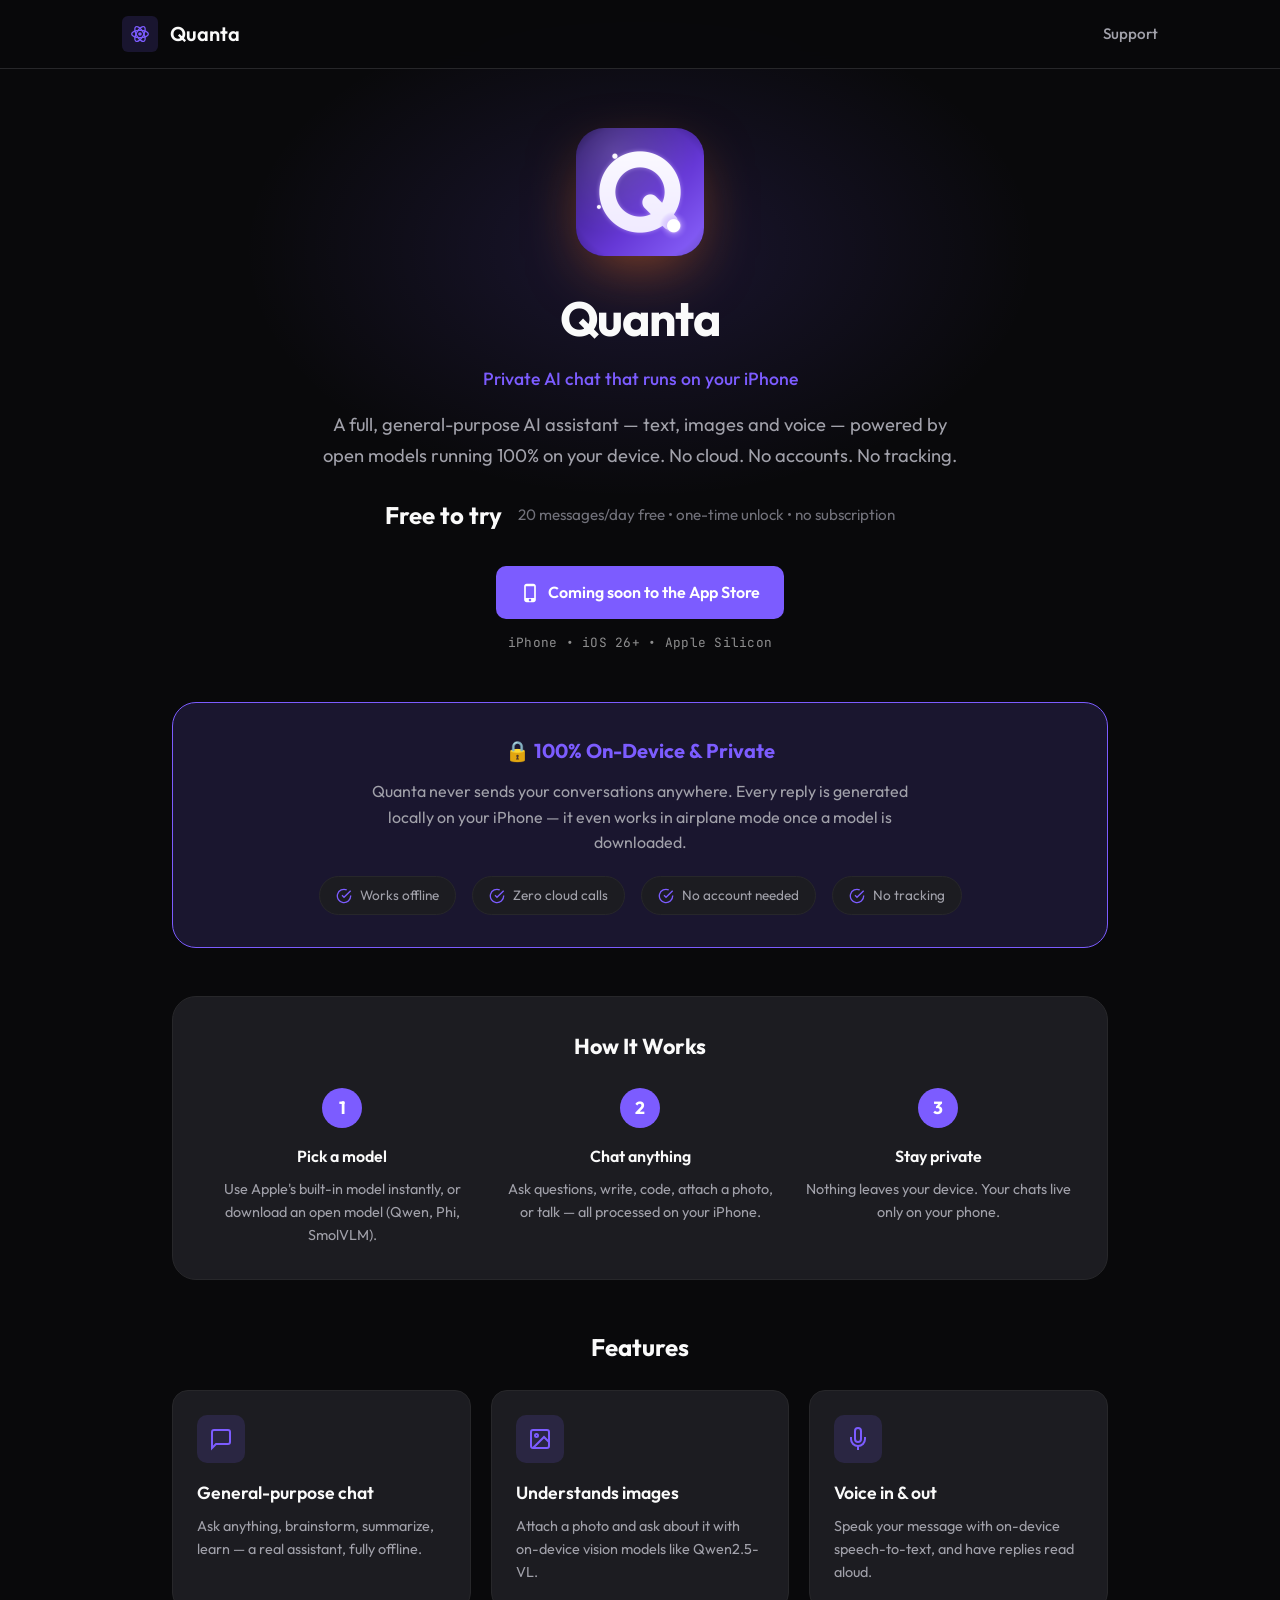
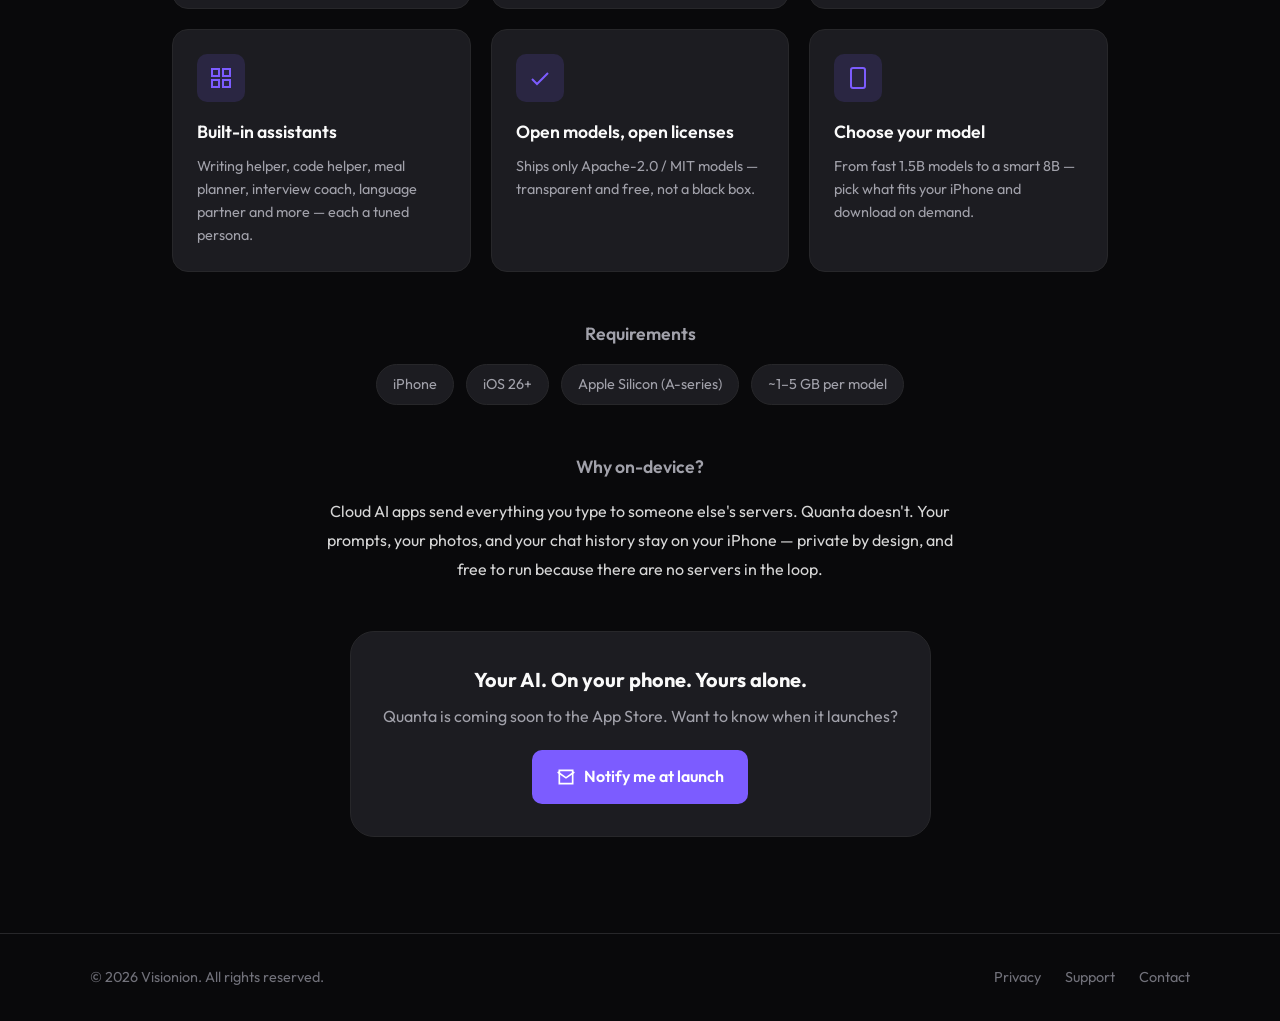
<file: index.html>
<!DOCTYPE html>
<html lang="en">
<head>
<script async src="https://www.googletagmanager.com/gtag/js?id=G-M6JFPRX2WN"></script>
<script>
  window.dataLayer = window.dataLayer || [];
  function gtag(){dataLayer.push(arguments);}
  gtag('js', new Date());
  gtag('config', 'G-M6JFPRX2WN');
</script>

  <meta charset="UTF-8" />
  <meta name="viewport" content="width=device-width, initial-scale=1" />
  <meta name="theme-color" content="#7c5cff" />
  <title>Quanta — Private On-Device AI Chat for iPhone</title>
  <meta name="description" content="Quanta is a private, general-purpose AI chat that runs entirely on your iPhone. Open models, image understanding, voice — no cloud, no accounts, no tracking." />
  <meta name="keywords" content="local llm iphone, on-device ai chat, private chatgpt alternative, offline ai, mlx ios, apple intelligence chat, open source models" />

  <link rel="canonical" href="https://quanta.visionion.dev/" />

  <!-- Open Graph -->
  <meta property="og:title" content="Quanta — Private On-Device AI Chat for iPhone" />
  <meta property="og:description" content="A full AI chat that runs 100% on your iPhone. Open models, vision, voice. No cloud, ever." />
  <meta property="og:type" content="website" />
  <meta property="og:url" content="https://quanta.visionion.dev/" />
  <meta property="og:image" content="https://quanta.visionion.dev/og-image.png" />

  <!-- Twitter Card -->
  <meta name="twitter:card" content="summary_large_image" />
  <meta name="twitter:title" content="Quanta — Private On-Device AI Chat for iPhone" />
  <meta name="twitter:description" content="A full AI chat that runs 100% on your iPhone. Open models, vision, voice. No cloud, ever." />
  <meta name="twitter:image" content="https://quanta.visionion.dev/og-image.png" />

  <!-- JSON-LD: SoftwareApplication -->
  <script type="application/ld+json">
  {
    "@context": "https://schema.org",
    "@type": "MobileApplication",
    "name": "Quanta",
    "applicationCategory": "ProductivityApplication",
    "operatingSystem": "iOS 26+",
    "description": "Private, general-purpose AI chat that runs entirely on iPhone using open on-device models. Image understanding, voice input and spoken replies. No cloud.",
    "url": "https://quanta.visionion.dev/",
    "offers": { "@type": "Offer", "price": "0", "priceCurrency": "USD", "description": "Free with 20 messages/day; one-time unlock for unlimited" },
    "publisher": { "@type": "Organization", "name": "Visionion", "url": "https://visionion.dev" }
  }
  </script>

  <link rel="icon" type="image/png" href="/icon.png">
  <link rel="apple-touch-icon" href="/apple-touch-icon.png">

  <link rel="preconnect" href="https://fonts.googleapis.com">
  <link rel="preconnect" href="https://fonts.gstatic.com" crossorigin>
  <link href="https://fonts.googleapis.com/css2?family=Outfit:wght@300;400;500;600;700&family=JetBrains+Mono:wght@400;500&display=swap" rel="stylesheet">

  <link rel="stylesheet" href="styles.css" />
</head>
<body>
  <nav class="nav">
    <div class="nav-container">
      <a href="/" class="nav-logo">
        <span class="logo-icon">
          <svg viewBox="0 0 24 24" fill="none" stroke="currentColor" stroke-width="1.6">
            <circle cx="12" cy="12" r="2.2" fill="currentColor" stroke="none"/>
            <ellipse cx="12" cy="12" rx="10" ry="4.3"/>
            <ellipse cx="12" cy="12" rx="10" ry="4.3" transform="rotate(60 12 12)"/>
            <ellipse cx="12" cy="12" rx="10" ry="4.3" transform="rotate(120 12 12)"/>
          </svg>
        </span>
        <span class="logo-text">Quanta</span>
      </a>
      <div class="nav-right">
        <a href="/support.html" class="nav-link">Support</a>
      </div>
    </div>
  </nav>

  <main>
    <section class="hero">
      <div class="hero-glow"></div>
      <div class="hero-content">
        <img src="/icon.png" alt="Quanta app icon" class="hero-app-icon" width="128" height="128" />
        <h1 class="hero-title">Quanta</h1>
        <p class="hero-tagline">Private AI chat that runs on your iPhone</p>
        <p class="hero-subtitle">
          A full, general-purpose AI assistant — text, images and voice — powered by open
          models running 100% on your device. No cloud. No accounts. No tracking.
        </p>
        <div class="hero-price">
          <span class="price-tag">Free to try</span>
          <span class="price-note">20 messages/day free • one-time unlock • no subscription</span>
        </div>
        <div class="hero-cta">
          <a href="#" class="btn btn-primary" aria-disabled="true">
            <svg viewBox="0 0 24 24" fill="currentColor" width="18" height="18"><path d="M16 1H8C6.34 1 5 2.34 5 4v16c0 1.66 1.34 3 3 3h8c1.66 0 3-1.34 3-3V4c0-1.66-1.34-3-3-3zm-4 21c-.83 0-1.5-.67-1.5-1.5S11.17 19 12 19s1.5.67 1.5 1.5S12.83 22 12 22zm5-4H7V4h10v14z"/></svg>
            Coming soon to the App Store
          </a>
        </div>
        <p class="hero-meta">iPhone • iOS 26+ • Apple Silicon</p>
      </div>
    </section>

    <div class="main-content">
      <section class="privacy-banner">
        <h2>🔒 100% On-Device &amp; Private</h2>
        <p>Quanta never sends your conversations anywhere. Every reply is generated locally on your iPhone — it even works in airplane mode once a model is downloaded.</p>
        <div class="privacy-highlights">
          <span class="privacy-badge"><svg viewBox="0 0 24 24" fill="none" stroke="currentColor" stroke-width="2"><path d="M22 11.08V12a10 10 0 11-5.93-9.14"/><polyline points="22,4 12,14.01 9,11.01"/></svg>Works offline</span>
          <span class="privacy-badge"><svg viewBox="0 0 24 24" fill="none" stroke="currentColor" stroke-width="2"><path d="M22 11.08V12a10 10 0 11-5.93-9.14"/><polyline points="22,4 12,14.01 9,11.01"/></svg>Zero cloud calls</span>
          <span class="privacy-badge"><svg viewBox="0 0 24 24" fill="none" stroke="currentColor" stroke-width="2"><path d="M22 11.08V12a10 10 0 11-5.93-9.14"/><polyline points="22,4 12,14.01 9,11.01"/></svg>No account needed</span>
          <span class="privacy-badge"><svg viewBox="0 0 24 24" fill="none" stroke="currentColor" stroke-width="2"><path d="M22 11.08V12a10 10 0 11-5.93-9.14"/><polyline points="22,4 12,14.01 9,11.01"/></svg>No tracking</span>
        </div>
      </section>

      <section class="how-section">
        <div class="how-card">
          <h2>How It Works</h2>
          <div class="how-steps">
            <div class="how-step">
              <div class="step-number">1</div>
              <h3>Pick a model</h3>
              <p>Use Apple's built-in model instantly, or download an open model (Qwen, Phi, SmolVLM).</p>
            </div>
            <div class="how-step">
              <div class="step-number">2</div>
              <h3>Chat anything</h3>
              <p>Ask questions, write, code, attach a photo, or talk — all processed on your iPhone.</p>
            </div>
            <div class="how-step">
              <div class="step-number">3</div>
              <h3>Stay private</h3>
              <p>Nothing leaves your device. Your chats live only on your phone.</p>
            </div>
          </div>
        </div>
      </section>

      <section class="features-section">
        <h2 class="features-title">Features</h2>
        <div class="features-grid">
          <div class="feature-card">
            <div class="feature-icon"><svg viewBox="0 0 24 24" fill="none" stroke="currentColor" stroke-width="2"><path d="M21 15a2 2 0 01-2 2H7l-4 4V5a2 2 0 012-2h14a2 2 0 012 2z"/></svg></div>
            <h3>General-purpose chat</h3>
            <p>Ask anything, brainstorm, summarize, learn — a real assistant, fully offline.</p>
          </div>
          <div class="feature-card">
            <div class="feature-icon"><svg viewBox="0 0 24 24" fill="none" stroke="currentColor" stroke-width="2"><rect x="3" y="3" width="18" height="18" rx="2"/><circle cx="8.5" cy="8.5" r="1.5"/><path d="M21 15l-5-5L5 21"/></svg></div>
            <h3>Understands images</h3>
            <p>Attach a photo and ask about it with on-device vision models like Qwen2.5-VL.</p>
          </div>
          <div class="feature-card">
            <div class="feature-icon"><svg viewBox="0 0 24 24" fill="none" stroke="currentColor" stroke-width="2"><path d="M12 1a3 3 0 00-3 3v8a3 3 0 006 0V4a3 3 0 00-3-3z"/><path d="M19 10v2a7 7 0 01-14 0v-2"/><line x1="12" y1="19" x2="12" y2="23"/></svg></div>
            <h3>Voice in &amp; out</h3>
            <p>Speak your message with on-device speech-to-text, and have replies read aloud.</p>
          </div>
          <div class="feature-card">
            <div class="feature-icon"><svg viewBox="0 0 24 24" fill="none" stroke="currentColor" stroke-width="2"><rect x="3" y="3" width="7" height="7"/><rect x="14" y="3" width="7" height="7"/><rect x="14" y="14" width="7" height="7"/><rect x="3" y="14" width="7" height="7"/></svg></div>
            <h3>Built-in assistants</h3>
            <p>Writing helper, code helper, meal planner, interview coach, language partner and more — each a tuned persona.</p>
          </div>
          <div class="feature-card">
            <div class="feature-icon"><svg viewBox="0 0 24 24" fill="none" stroke="currentColor" stroke-width="2"><path d="M20 7L9 18l-5-5"/></svg></div>
            <h3>Open models, open licenses</h3>
            <p>Ships only Apache-2.0 / MIT models — transparent and free, not a black box.</p>
          </div>
          <div class="feature-card">
            <div class="feature-icon"><svg viewBox="0 0 24 24" fill="none" stroke="currentColor" stroke-width="2"><rect x="5" y="2" width="14" height="20" rx="2"/><line x1="12" y1="18" x2="12" y2="18"/></svg></div>
            <h3>Choose your model</h3>
            <p>From fast 1.5B models to a smart 8B — pick what fits your iPhone and download on demand.</p>
          </div>
        </div>
      </section>

      <section class="requirements-section">
        <h2>Requirements</h2>
        <div class="requirements-list">
          <span class="requirement-tag">iPhone</span>
          <span class="requirement-tag">iOS 26+</span>
          <span class="requirement-tag">Apple Silicon (A-series)</span>
          <span class="requirement-tag">~1–5 GB per model</span>
        </div>
      </section>

      <section class="requirements-section">
        <h2>Why on-device?</h2>
        <p style="max-width:640px;margin:0 auto;opacity:.85;line-height:1.8">
          Cloud AI apps send everything you type to someone else's servers. Quanta doesn't.
          Your prompts, your photos, and your chat history stay on your iPhone — private by
          design, and free to run because there are no servers in the loop.
        </p>
      </section>

      <section class="cta-section">
        <div class="cta-card">
          <h3>Your AI. On your phone. Yours alone.</h3>
          <p>Quanta is coming soon to the App Store. Want to know when it launches?</p>
          <a href="mailto:info@visionion.dev?subject=Quanta%20launch" class="btn btn-primary">
            <svg viewBox="0 0 24 24" fill="none" stroke="currentColor" stroke-width="2" width="18" height="18"><path d="M4 4h16v16H4z" fill="none"/><path d="M22 6l-10 7L2 6"/></svg>
            Notify me at launch
          </a>
        </div>
      </section>
    </div>
  </main>

  <footer class="footer">
    <div class="footer-container">
      <p class="footer-copy">© <span id="year"></span> Visionion. All rights reserved.</p>
      <div class="footer-links">
        <a href="/privacy.html">Privacy</a>
        <a href="/support.html">Support</a>
        <a href="https://visionion.dev/contact-us.html">Contact</a>
      </div>
    </div>
  </footer>

  <script>
    const y = document.getElementById('year');
    if (y) { y.textContent = new Date().getFullYear(); }
  </script>
</body>
</html>
</file>
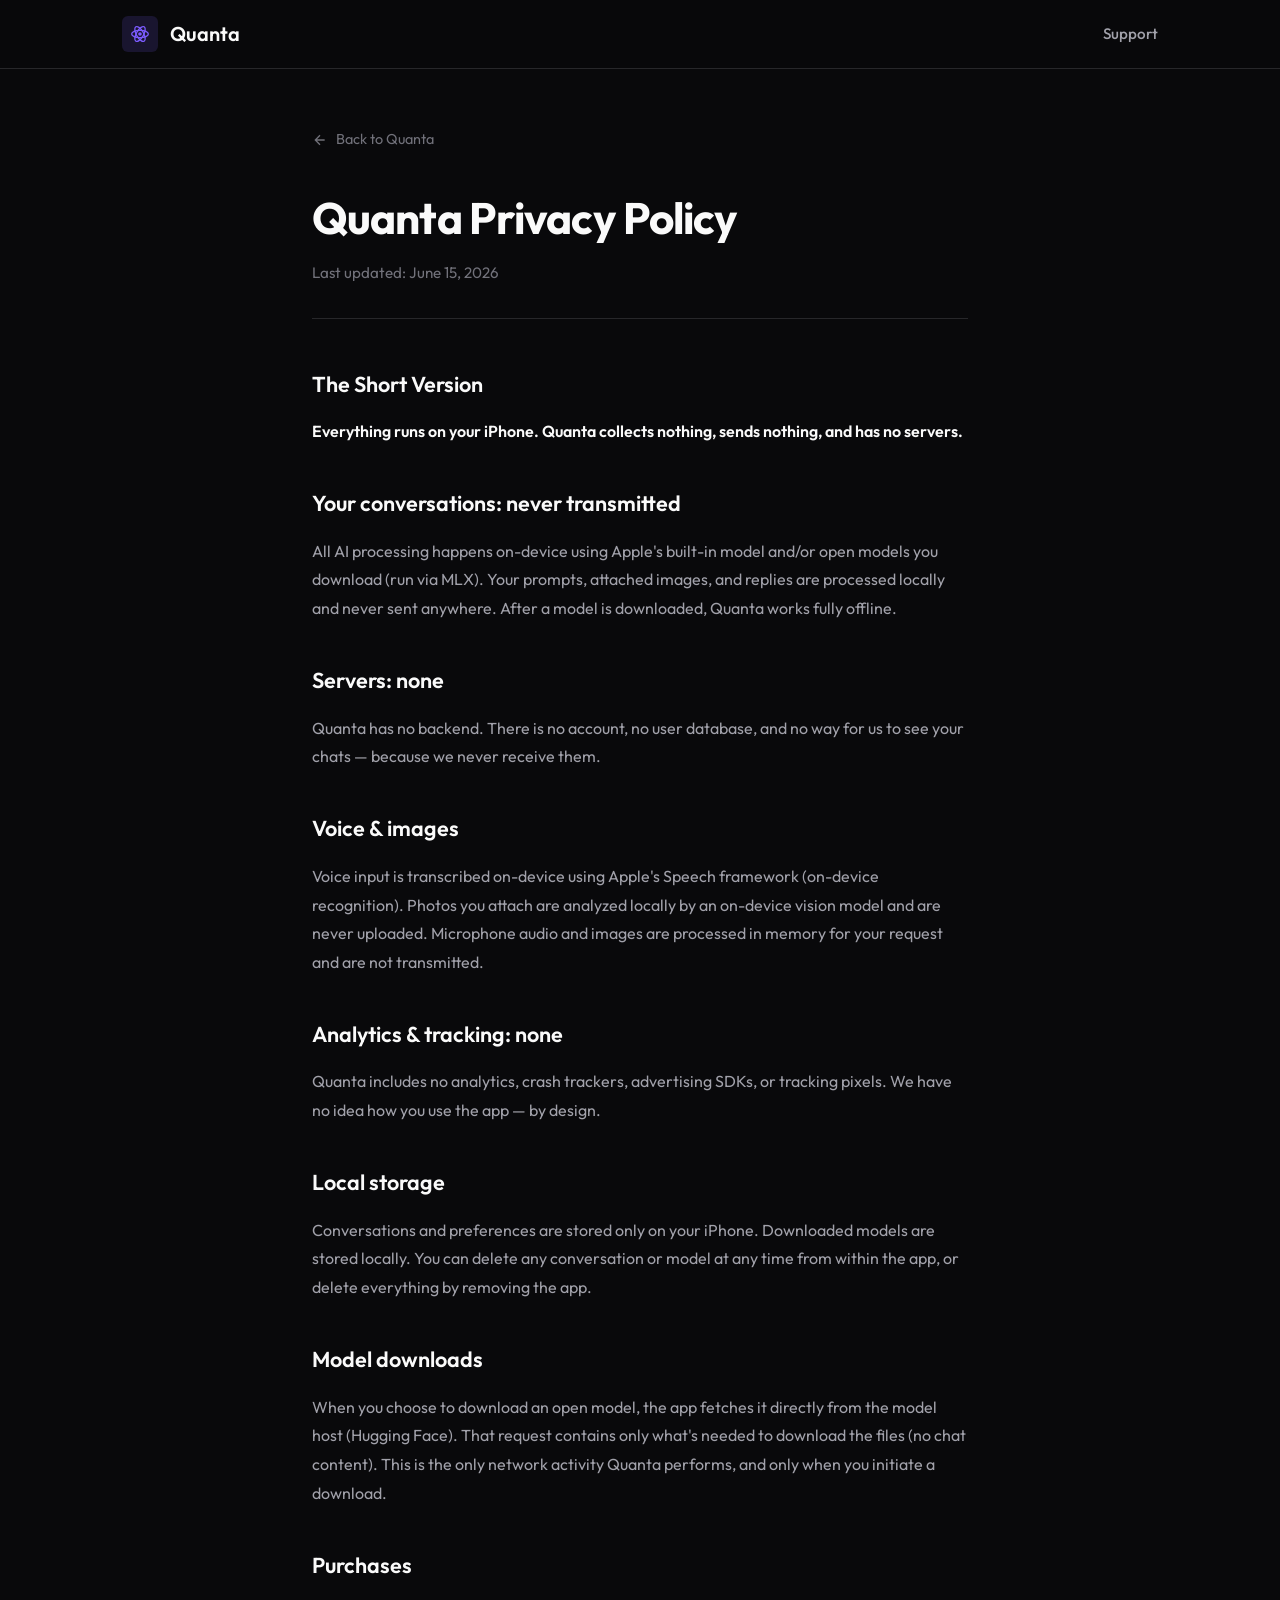
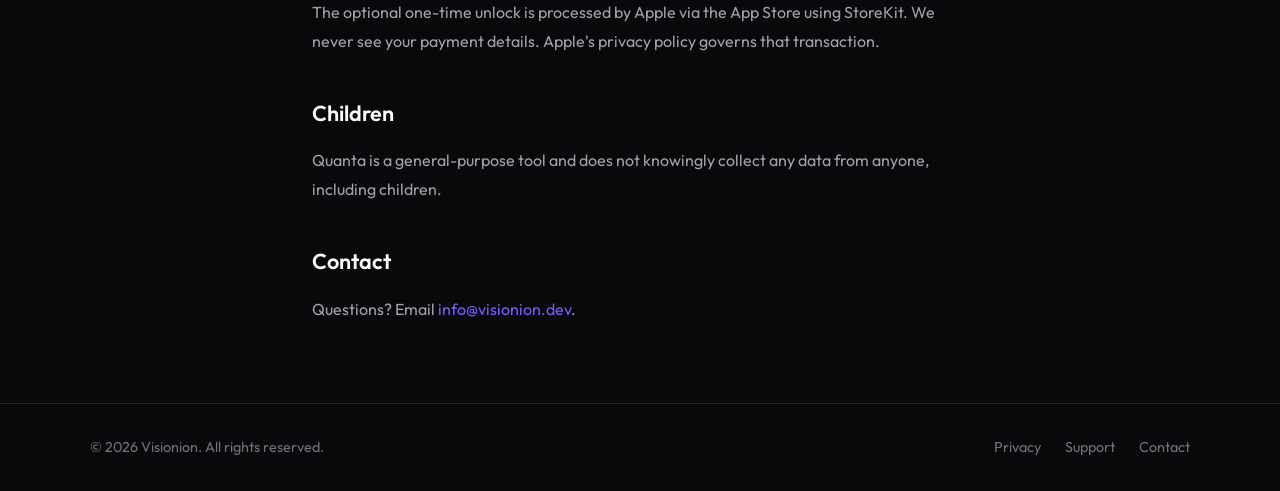
<file: privacy.html>
<!DOCTYPE html>
<html lang="en">
<head>
<script async src="https://www.googletagmanager.com/gtag/js?id=G-M6JFPRX2WN"></script>
<script>
  window.dataLayer = window.dataLayer || [];
  function gtag(){dataLayer.push(arguments);}
  gtag('js', new Date());
  gtag('config', 'G-M6JFPRX2WN');
</script>

  <meta charset="UTF-8" />
  <meta name="viewport" content="width=device-width, initial-scale=1" />
  <meta name="theme-color" content="#7c5cff" />
  <title>Privacy Policy — Quanta</title>
  <meta name="description" content="Quanta's privacy policy. Everything runs on your iPhone. We collect nothing." />
  <link rel="canonical" href="https://quanta.visionion.dev/privacy.html" />
  <link rel="icon" type="image/png" href="/icon.png">
  <link rel="apple-touch-icon" href="/apple-touch-icon.png">
  <link rel="preconnect" href="https://fonts.googleapis.com">
  <link rel="preconnect" href="https://fonts.gstatic.com" crossorigin>
  <link href="https://fonts.googleapis.com/css2?family=Outfit:wght@300;400;500;600;700&family=JetBrains+Mono:wght@400;500&display=swap" rel="stylesheet">
  <link rel="stylesheet" href="styles.css" />
</head>
<body>
  <nav class="nav">
    <div class="nav-container">
      <a href="/" class="nav-logo">
        <span class="logo-icon">
          <svg viewBox="0 0 24 24" fill="none" stroke="currentColor" stroke-width="1.6">
            <circle cx="12" cy="12" r="2.2" fill="currentColor" stroke="none"/>
            <ellipse cx="12" cy="12" rx="10" ry="4.3"/>
            <ellipse cx="12" cy="12" rx="10" ry="4.3" transform="rotate(60 12 12)"/>
            <ellipse cx="12" cy="12" rx="10" ry="4.3" transform="rotate(120 12 12)"/>
          </svg>
        </span>
        <span class="logo-text">Quanta</span>
      </a>
      <div class="nav-right"><a href="/support.html" class="nav-link">Support</a></div>
    </div>
  </nav>

  <main class="page-container">
    <a href="/" class="back-link">
      <svg viewBox="0 0 24 24" fill="none" stroke="currentColor" stroke-width="2"><path d="M19 12H5M12 19l-7-7 7-7"/></svg>
      Back to Quanta
    </a>

    <header class="page-header">
      <h1 class="page-title">Quanta Privacy Policy</h1>
      <p class="page-subtitle">Last updated: June 15, 2026</p>
    </header>

    <div class="page-content">
      <h2>The Short Version</h2>
      <p><strong>Everything runs on your iPhone. Quanta collects nothing, sends nothing, and has no servers.</strong></p>

      <h2>Your conversations: never transmitted</h2>
      <p>All AI processing happens on-device using Apple's built-in model and/or open models you download (run via MLX). Your prompts, attached images, and replies are processed locally and never sent anywhere. After a model is downloaded, Quanta works fully offline.</p>

      <h2>Servers: none</h2>
      <p>Quanta has no backend. There is no account, no user database, and no way for us to see your chats — because we never receive them.</p>

      <h2>Voice &amp; images</h2>
      <p>Voice input is transcribed on-device using Apple's Speech framework (on-device recognition). Photos you attach are analyzed locally by an on-device vision model and are never uploaded. Microphone audio and images are processed in memory for your request and are not transmitted.</p>

      <h2>Analytics &amp; tracking: none</h2>
      <p>Quanta includes no analytics, crash trackers, advertising SDKs, or tracking pixels. We have no idea how you use the app — by design.</p>

      <h2>Local storage</h2>
      <p>Conversations and preferences are stored only on your iPhone. Downloaded models are stored locally. You can delete any conversation or model at any time from within the app, or delete everything by removing the app.</p>

      <h2>Model downloads</h2>
      <p>When you choose to download an open model, the app fetches it directly from the model host (Hugging Face). That request contains only what's needed to download the files (no chat content). This is the only network activity Quanta performs, and only when you initiate a download.</p>

      <h2>Purchases</h2>
      <p>The optional one-time unlock is processed by Apple via the App Store using StoreKit. We never see your payment details. Apple's privacy policy governs that transaction.</p>

      <h2>Children</h2>
      <p>Quanta is a general-purpose tool and does not knowingly collect any data from anyone, including children.</p>

      <h2>Contact</h2>
      <p>Questions? Email <a href="mailto:info@visionion.dev">info@visionion.dev</a>.</p>
    </div>
  </main>

  <footer class="footer">
    <div class="footer-container">
      <p class="footer-copy">© <span id="year"></span> Visionion. All rights reserved.</p>
      <div class="footer-links">
        <a href="/privacy.html">Privacy</a>
        <a href="/support.html">Support</a>
        <a href="https://visionion.dev/contact-us.html">Contact</a>
      </div>
    </div>
  </footer>
  <script>const y=document.getElementById('year');if(y){y.textContent=new Date().getFullYear();}</script>
</body>
</html>
</file>
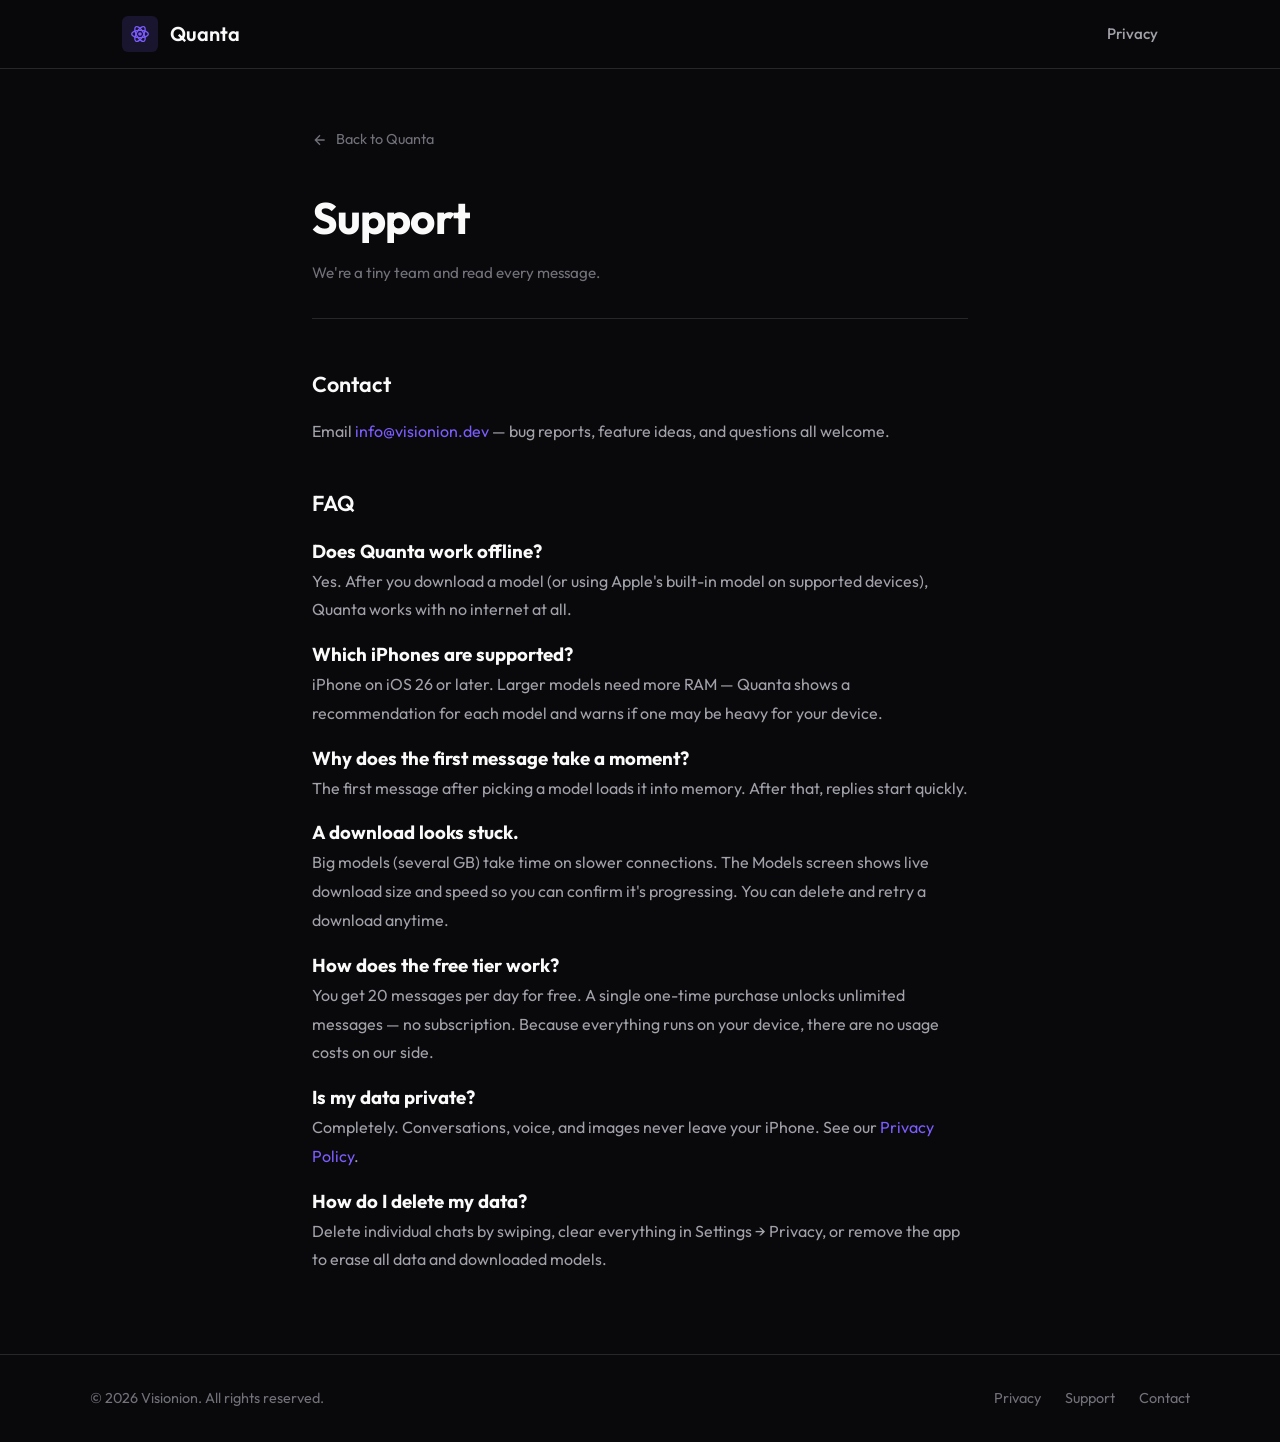
<file: support.html>
<!DOCTYPE html>
<html lang="en">
<head>
<script async src="https://www.googletagmanager.com/gtag/js?id=G-M6JFPRX2WN"></script>
<script>
  window.dataLayer = window.dataLayer || [];
  function gtag(){dataLayer.push(arguments);}
  gtag('js', new Date());
  gtag('config', 'G-M6JFPRX2WN');
</script>

  <meta charset="UTF-8" />
  <meta name="viewport" content="width=device-width, initial-scale=1" />
  <meta name="theme-color" content="#7c5cff" />
  <title>Support — Quanta</title>
  <meta name="description" content="Help and support for Quanta, the private on-device AI chat for iPhone." />
  <link rel="canonical" href="https://quanta.visionion.dev/support.html" />
  <link rel="icon" type="image/png" href="/icon.png">
  <link rel="apple-touch-icon" href="/apple-touch-icon.png">
  <link rel="preconnect" href="https://fonts.googleapis.com">
  <link rel="preconnect" href="https://fonts.gstatic.com" crossorigin>
  <link href="https://fonts.googleapis.com/css2?family=Outfit:wght@300;400;500;600;700&family=JetBrains+Mono:wght@400;500&display=swap" rel="stylesheet">
  <link rel="stylesheet" href="styles.css" />
</head>
<body>
  <nav class="nav">
    <div class="nav-container">
      <a href="/" class="nav-logo">
        <span class="logo-icon">
          <svg viewBox="0 0 24 24" fill="none" stroke="currentColor" stroke-width="1.6">
            <circle cx="12" cy="12" r="2.2" fill="currentColor" stroke="none"/>
            <ellipse cx="12" cy="12" rx="10" ry="4.3"/>
            <ellipse cx="12" cy="12" rx="10" ry="4.3" transform="rotate(60 12 12)"/>
            <ellipse cx="12" cy="12" rx="10" ry="4.3" transform="rotate(120 12 12)"/>
          </svg>
        </span>
        <span class="logo-text">Quanta</span>
      </a>
      <div class="nav-right"><a href="/privacy.html" class="nav-link">Privacy</a></div>
    </div>
  </nav>

  <main class="page-container">
    <a href="/" class="back-link">
      <svg viewBox="0 0 24 24" fill="none" stroke="currentColor" stroke-width="2"><path d="M19 12H5M12 19l-7-7 7-7"/></svg>
      Back to Quanta
    </a>

    <header class="page-header">
      <h1 class="page-title">Support</h1>
      <p class="page-subtitle">We're a tiny team and read every message.</p>
    </header>

    <div class="page-content">
      <h2>Contact</h2>
      <p>Email <a href="mailto:info@visionion.dev?subject=Quanta%20Support">info@visionion.dev</a> — bug reports, feature ideas, and questions all welcome.</p>

      <h2>FAQ</h2>

      <h3>Does Quanta work offline?</h3>
      <p>Yes. After you download a model (or using Apple's built-in model on supported devices), Quanta works with no internet at all.</p>

      <h3>Which iPhones are supported?</h3>
      <p>iPhone on iOS 26 or later. Larger models need more RAM — Quanta shows a recommendation for each model and warns if one may be heavy for your device.</p>

      <h3>Why does the first message take a moment?</h3>
      <p>The first message after picking a model loads it into memory. After that, replies start quickly.</p>

      <h3>A download looks stuck.</h3>
      <p>Big models (several GB) take time on slower connections. The Models screen shows live download size and speed so you can confirm it's progressing. You can delete and retry a download anytime.</p>

      <h3>How does the free tier work?</h3>
      <p>You get 20 messages per day for free. A single one-time purchase unlocks unlimited messages — no subscription. Because everything runs on your device, there are no usage costs on our side.</p>

      <h3>Is my data private?</h3>
      <p>Completely. Conversations, voice, and images never leave your iPhone. See our <a href="/privacy.html">Privacy Policy</a>.</p>

      <h3>How do I delete my data?</h3>
      <p>Delete individual chats by swiping, clear everything in Settings → Privacy, or remove the app to erase all data and downloaded models.</p>
    </div>
  </main>

  <footer class="footer">
    <div class="footer-container">
      <p class="footer-copy">© <span id="year"></span> Visionion. All rights reserved.</p>
      <div class="footer-links">
        <a href="/privacy.html">Privacy</a>
        <a href="/support.html">Support</a>
        <a href="https://visionion.dev/contact-us.html">Contact</a>
      </div>
    </div>
  </footer>
  <script>const y=document.getElementById('year');if(y){y.textContent=new Date().getFullYear();}</script>
</body>
</html>
</file>
<file: styles.css>
:root {
  --bg-primary: #09090b;
  --bg-secondary: #18181b;
  --bg-card: #1c1c21;
  --bg-elevated: #27272a;
  
  --text-primary: #fafafa;
  --text-secondary: #a1a1aa;
  --text-muted: #71717a;
  
  --border-color: #27272a;
  --border-subtle: #3f3f46;
  
  --accent: #7c5cff; /* Quantum violet */
  --accent-hover: #6a47f5;
  --accent-dim: rgba(124, 92, 255, 0.15);
  --accent-glow: rgba(124, 92, 255, 0.3);
  
  --radius-sm: 6px;
  --radius-md: 10px;
  --radius-lg: 16px;
  --radius-xl: 24px;
  
  --font-sans: 'Outfit', -apple-system, BlinkMacSystemFont, system-ui, sans-serif;
  --font-mono: 'JetBrains Mono', monospace;
}

* {
  box-sizing: border-box;
  margin: 0;
  padding: 0;
}

html {
  scroll-behavior: smooth;
}

body {
  font-family: var(--font-sans);
  background: var(--bg-primary);
  color: var(--text-primary);
  line-height: 1.6;
  min-height: 100vh;
  -webkit-font-smoothing: antialiased;
  -moz-osx-font-smoothing: grayscale;
}

/* Navigation */
.nav {
  position: fixed;
  top: 0;
  left: 0;
  right: 0;
  z-index: 100;
  background: rgba(9, 9, 11, 0.85);
  backdrop-filter: blur(12px);
  border-bottom: 1px solid var(--border-color);
}

.nav-container {
  max-width: 1100px;
  margin: 0 auto;
  padding: 1rem 2rem;
  display: flex;
  align-items: center;
  justify-content: space-between;
}

.nav-logo {
  display: flex;
  align-items: center;
  gap: 0.75rem;
  text-decoration: none;
  color: var(--text-primary);
  font-weight: 600;
  font-size: 1.25rem;
}

.logo-icon {
  width: 36px;
  height: 36px;
  background: var(--accent-dim);
  border-radius: var(--radius-sm);
  display: flex;
  align-items: center;
  justify-content: center;
  color: var(--accent);
}

.logo-icon svg {
  width: 20px;
  height: 20px;
}

.nav-right {
  display: flex;
  align-items: center;
  gap: 1.5rem;
}

.nav-link {
  color: var(--text-secondary);
  text-decoration: none;
  font-weight: 500;
  font-size: 0.95rem;
  transition: color 0.2s ease;
}

.nav-link:hover {
  color: var(--text-primary);
}

/* Hero Section */
.hero {
  padding: 8rem 2rem 3rem;
  text-align: center;
  position: relative;
  overflow: hidden;
}

.hero-glow {
  position: absolute;
  top: 0;
  left: 50%;
  transform: translateX(-50%);
  width: 800px;
  height: 500px;
  background: radial-gradient(ellipse at center, var(--accent-dim) 0%, transparent 70%);
  pointer-events: none;
}

.hero-content {
  position: relative;
  z-index: 1;
  max-width: 640px;
  margin: 0 auto;
}

.hero-icon {
  width: 80px;
  height: 80px;
  margin: 0 auto 1.5rem;
  background: var(--accent-dim);
  border-radius: var(--radius-xl);
  display: flex;
  align-items: center;
  justify-content: center;
  color: var(--accent);
}

.hero-icon svg {
  width: 40px;
  height: 40px;
}

.hero-title {
  font-size: clamp(2rem, 5vw, 3rem);
  font-weight: 700;
  letter-spacing: -0.03em;
  margin-bottom: 0.5rem;
}

.hero-tagline {
  font-size: 1.1rem;
  color: var(--accent);
  font-weight: 500;
  margin-bottom: 1rem;
}

.hero-subtitle {
  font-size: 1.15rem;
  color: var(--text-secondary);
  line-height: 1.7;
}

.hero-price {
  margin-top: 1.5rem;
  display: flex;
  align-items: center;
  justify-content: center;
  gap: 1rem;
  flex-wrap: wrap;
}

.price-tag {
  font-size: 1.5rem;
  font-weight: 700;
  color: var(--text-primary);
}

.price-note {
  font-size: 0.95rem;
  color: var(--text-muted);
}

.hero-cta {
  margin-top: 2rem;
  display: flex;
  flex-wrap: wrap;
  justify-content: center;
  gap: 1rem;
}

/* Main Content */
.main-content {
  max-width: 1000px;
  margin: 0 auto;
  padding: 0 2rem 4rem;
}

/* Privacy Banner */
.privacy-banner {
  background: var(--accent-dim);
  border: 1px solid var(--accent);
  border-radius: var(--radius-xl);
  padding: 2rem;
  text-align: center;
  margin-bottom: 3rem;
}

.privacy-banner h2 {
  font-size: 1.25rem;
  font-weight: 700;
  margin-bottom: 0.75rem;
  color: var(--accent);
}

.privacy-banner p {
  color: var(--text-secondary);
  max-width: 540px;
  margin: 0 auto;
}

.privacy-highlights {
  display: flex;
  flex-wrap: wrap;
  justify-content: center;
  gap: 1rem;
  margin-top: 1.25rem;
}

.privacy-badge {
  display: inline-flex;
  align-items: center;
  gap: 0.5rem;
  background: var(--bg-card);
  border: 1px solid var(--border-color);
  padding: 0.5rem 1rem;
  border-radius: 100px;
  font-size: 0.85rem;
  color: var(--text-secondary);
}

.privacy-badge svg {
  width: 16px;
  height: 16px;
  color: var(--accent);
}

/* Features Section */
.features-section {
  margin-bottom: 3rem;
}

.features-title {
  font-size: 1.5rem;
  font-weight: 700;
  margin-bottom: 1.5rem;
  text-align: center;
}

.features-grid {
  display: grid;
  grid-template-columns: repeat(auto-fit, minmax(220px, 1fr));
  gap: 1.25rem;
}

.feature-card {
  background: var(--bg-card);
  border: 1px solid var(--border-color);
  border-radius: var(--radius-lg);
  padding: 1.5rem;
  transition: all 0.2s ease;
}

.feature-card:hover {
  border-color: var(--border-subtle);
  transform: translateY(-2px);
}

.feature-icon {
  width: 48px;
  height: 48px;
  background: var(--accent-dim);
  border-radius: var(--radius-md);
  display: flex;
  align-items: center;
  justify-content: center;
  color: var(--accent);
  margin-bottom: 1rem;
}

.feature-icon svg {
  width: 24px;
  height: 24px;
}

.feature-card h3 {
  font-size: 1.1rem;
  font-weight: 600;
  margin-bottom: 0.5rem;
}

.feature-card p {
  font-size: 0.9rem;
  color: var(--text-secondary);
  line-height: 1.6;
}

/* How It Works Section */
.how-section {
  margin-bottom: 3rem;
}

.how-card {
  background: var(--bg-card);
  border: 1px solid var(--border-color);
  border-radius: var(--radius-xl);
  padding: 2rem;
}

.how-card h2 {
  font-size: 1.35rem;
  font-weight: 700;
  margin-bottom: 1.5rem;
  text-align: center;
}

.how-steps {
  display: grid;
  grid-template-columns: repeat(auto-fit, minmax(200px, 1fr));
  gap: 1.5rem;
}

.how-step {
  text-align: center;
}

.step-number {
  width: 40px;
  height: 40px;
  margin: 0 auto 1rem;
  background: var(--accent);
  color: #fff;
  border-radius: 50%;
  display: flex;
  align-items: center;
  justify-content: center;
  font-weight: 700;
  font-size: 1.1rem;
}

.how-step h3 {
  font-size: 1rem;
  font-weight: 600;
  margin-bottom: 0.5rem;
}

.how-step p {
  font-size: 0.9rem;
  color: var(--text-secondary);
}

/* Models Section */
.models-section {
  margin-bottom: 3rem;
}

.models-card {
  background: var(--bg-card);
  border: 1px solid var(--border-color);
  border-radius: var(--radius-xl);
  padding: 2rem;
}

.models-card h2 {
  font-size: 1.35rem;
  font-weight: 700;
  margin-bottom: 0.5rem;
  text-align: center;
}

.models-card > p {
  color: var(--text-secondary);
  text-align: center;
  margin-bottom: 1.5rem;
}

.models-grid {
  display: grid;
  grid-template-columns: repeat(auto-fit, minmax(180px, 1fr));
  gap: 1rem;
}

.model-item {
  background: var(--bg-elevated);
  border: 1px solid var(--border-subtle);
  border-radius: var(--radius-md);
  padding: 1rem;
  text-align: center;
}

.model-item h4 {
  font-size: 0.95rem;
  font-weight: 600;
  margin-bottom: 0.25rem;
}

.model-item .model-size {
  font-size: 0.8rem;
  color: var(--text-muted);
  margin-bottom: 0.5rem;
}

.model-item .model-desc {
  font-size: 0.85rem;
  color: var(--text-secondary);
}

/* CTA */
.cta-section {
  display: flex;
  justify-content: center;
  margin-bottom: 2rem;
}

.cta-card {
  background: var(--bg-card);
  border: 1px solid var(--border-color);
  border-radius: var(--radius-xl);
  padding: 2rem;
  text-align: center;
  max-width: 620px;
}

.cta-card h3 {
  font-size: 1.25rem;
  font-weight: 700;
  margin-bottom: 0.5rem;
}

.cta-card p {
  color: var(--text-secondary);
  margin-bottom: 1.25rem;
}

/* Requirements */
.requirements-section {
  margin-bottom: 3rem;
  text-align: center;
}

.requirements-section h2 {
  font-size: 1.1rem;
  font-weight: 600;
  margin-bottom: 1rem;
  color: var(--text-secondary);
}

.requirements-list {
  display: flex;
  flex-wrap: wrap;
  justify-content: center;
  gap: 0.75rem;
}

.requirement-tag {
  background: var(--bg-card);
  border: 1px solid var(--border-color);
  padding: 0.5rem 1rem;
  border-radius: 100px;
  font-size: 0.9rem;
  color: var(--text-secondary);
}

/* Buttons */
.btn {
  display: inline-flex;
  align-items: center;
  gap: 0.5rem;
  padding: 0.875rem 1.5rem;
  border-radius: var(--radius-md);
  font-size: 1rem;
  font-weight: 600;
  font-family: var(--font-sans);
  text-decoration: none;
  cursor: pointer;
  transition: all 0.2s ease;
  border: none;
}

.btn-primary {
  background: var(--accent);
  color: #fff;
}

.btn-primary:hover {
  background: var(--accent-hover);
}

.btn-secondary {
  background: var(--bg-elevated);
  color: var(--text-primary);
  border: 1px solid var(--border-subtle);
}

.btn-secondary:hover {
  background: var(--border-subtle);
}

.btn svg {
  width: 20px;
  height: 20px;
}

/* Footer */
.footer {
  border-top: 1px solid var(--border-color);
  padding: 2rem;
}

.footer-container {
  max-width: 1100px;
  margin: 0 auto;
  display: flex;
  align-items: center;
  justify-content: space-between;
  flex-wrap: wrap;
  gap: 1rem;
}

.footer-copy {
  color: var(--text-muted);
  font-size: 0.9rem;
}

.footer-links {
  display: flex;
  gap: 1.5rem;
}

.footer-links a {
  color: var(--text-muted);
  text-decoration: none;
  font-size: 0.9rem;
  transition: color 0.2s ease;
}

.footer-links a:hover {
  color: var(--text-primary);
}

/* Page Content (for Privacy, Support pages) */
.page-container {
  max-width: 720px;
  margin: 0 auto;
  padding: 8rem 2rem 4rem;
}

.page-header {
  margin-bottom: 3rem;
  padding-bottom: 2rem;
  border-bottom: 1px solid var(--border-color);
}

.page-title {
  font-size: clamp(2rem, 5vw, 2.75rem);
  font-weight: 700;
  letter-spacing: -0.02em;
  margin-bottom: 0.5rem;
}

.page-subtitle {
  color: var(--text-muted);
  font-size: 0.95rem;
}

.page-content h2 {
  font-size: 1.35rem;
  font-weight: 600;
  margin-top: 2.5rem;
  margin-bottom: 1rem;
  color: var(--text-primary);
}

.page-content p {
  color: var(--text-secondary);
  line-height: 1.8;
  margin-bottom: 1rem;
}

.page-content ul {
  list-style: none;
  margin: 1rem 0 1.5rem;
  padding-left: 0;
}

.page-content ul li {
  position: relative;
  padding-left: 1.5rem;
  margin-bottom: 0.75rem;
  color: var(--text-secondary);
  line-height: 1.7;
}

.page-content ul li::before {
  content: '';
  position: absolute;
  left: 0;
  top: 0.6rem;
  width: 6px;
  height: 6px;
  background: var(--accent);
  border-radius: 50%;
}

.page-content a {
  color: var(--accent);
  text-decoration: none;
  transition: opacity 0.2s ease;
}

.page-content a:hover {
  opacity: 0.8;
  text-decoration: underline;
}

.page-content strong {
  color: var(--text-primary);
  font-weight: 600;
}

.back-link {
  display: inline-flex;
  align-items: center;
  gap: 0.5rem;
  color: var(--text-muted);
  text-decoration: none;
  font-size: 0.9rem;
  margin-bottom: 2rem;
  transition: color 0.2s ease;
}

.back-link:hover {
  color: var(--text-primary);
}

.back-link svg {
  width: 16px;
  height: 16px;
}

/* Hotkey Display */
.hotkey-display {
  display: inline-flex;
  align-items: center;
  gap: 0.25rem;
  background: var(--bg-elevated);
  padding: 0.5rem 0.75rem;
  border-radius: var(--radius-sm);
  font-family: var(--font-mono);
  font-size: 0.9rem;
  border: 1px solid var(--border-subtle);
}

.hotkey-display kbd {
  background: var(--bg-card);
  padding: 0.15rem 0.4rem;
  border-radius: 4px;
  border: 1px solid var(--border-color);
  font-family: var(--font-mono);
}

/* Responsive */
@media (max-width: 768px) {
  .nav-container {
    padding: 1rem 1.5rem;
  }
  
  .hero {
    padding: 7rem 1.5rem 2rem;
  }
  
  .main-content {
    padding: 0 1.5rem 3rem;
  }
  
  .hero-cta {
    flex-direction: column;
    align-items: center;
  }
  
  .btn {
    width: 100%;
    justify-content: center;
    max-width: 280px;
  }
  
  .privacy-highlights {
    flex-direction: column;
    align-items: center;
  }
  
  .cta-card {
    padding: 1.5rem;
  }
  
  .footer-container {
    flex-direction: column;
    text-align: center;
  }
  
  .footer-links {
    flex-wrap: wrap;
    justify-content: center;
  }
}

@media (max-width: 480px) {
  .hero-title {
    font-size: 1.75rem;
  }
  
  .features-grid {
    grid-template-columns: 1fr;
  }
  
  .how-steps {
    grid-template-columns: 1fr;
  }
  
  .models-grid {
    grid-template-columns: 1fr;
  }
}


/* Free-download meta line */
.hero-meta {
  margin-top: 14px;
  font-family: 'JetBrains Mono', monospace;
  font-size: 0.8rem;
  letter-spacing: 0.02em;
  opacity: 0.55;
}

/* Branded app icon in hero */
.hero-app-icon {
  width: 128px;
  height: 128px;
  border-radius: 28px;
  margin: 0 auto 1.5rem;
  display: block;
  box-shadow: 0 20px 60px -15px rgba(249, 115, 22, 0.55);
}
</file>
